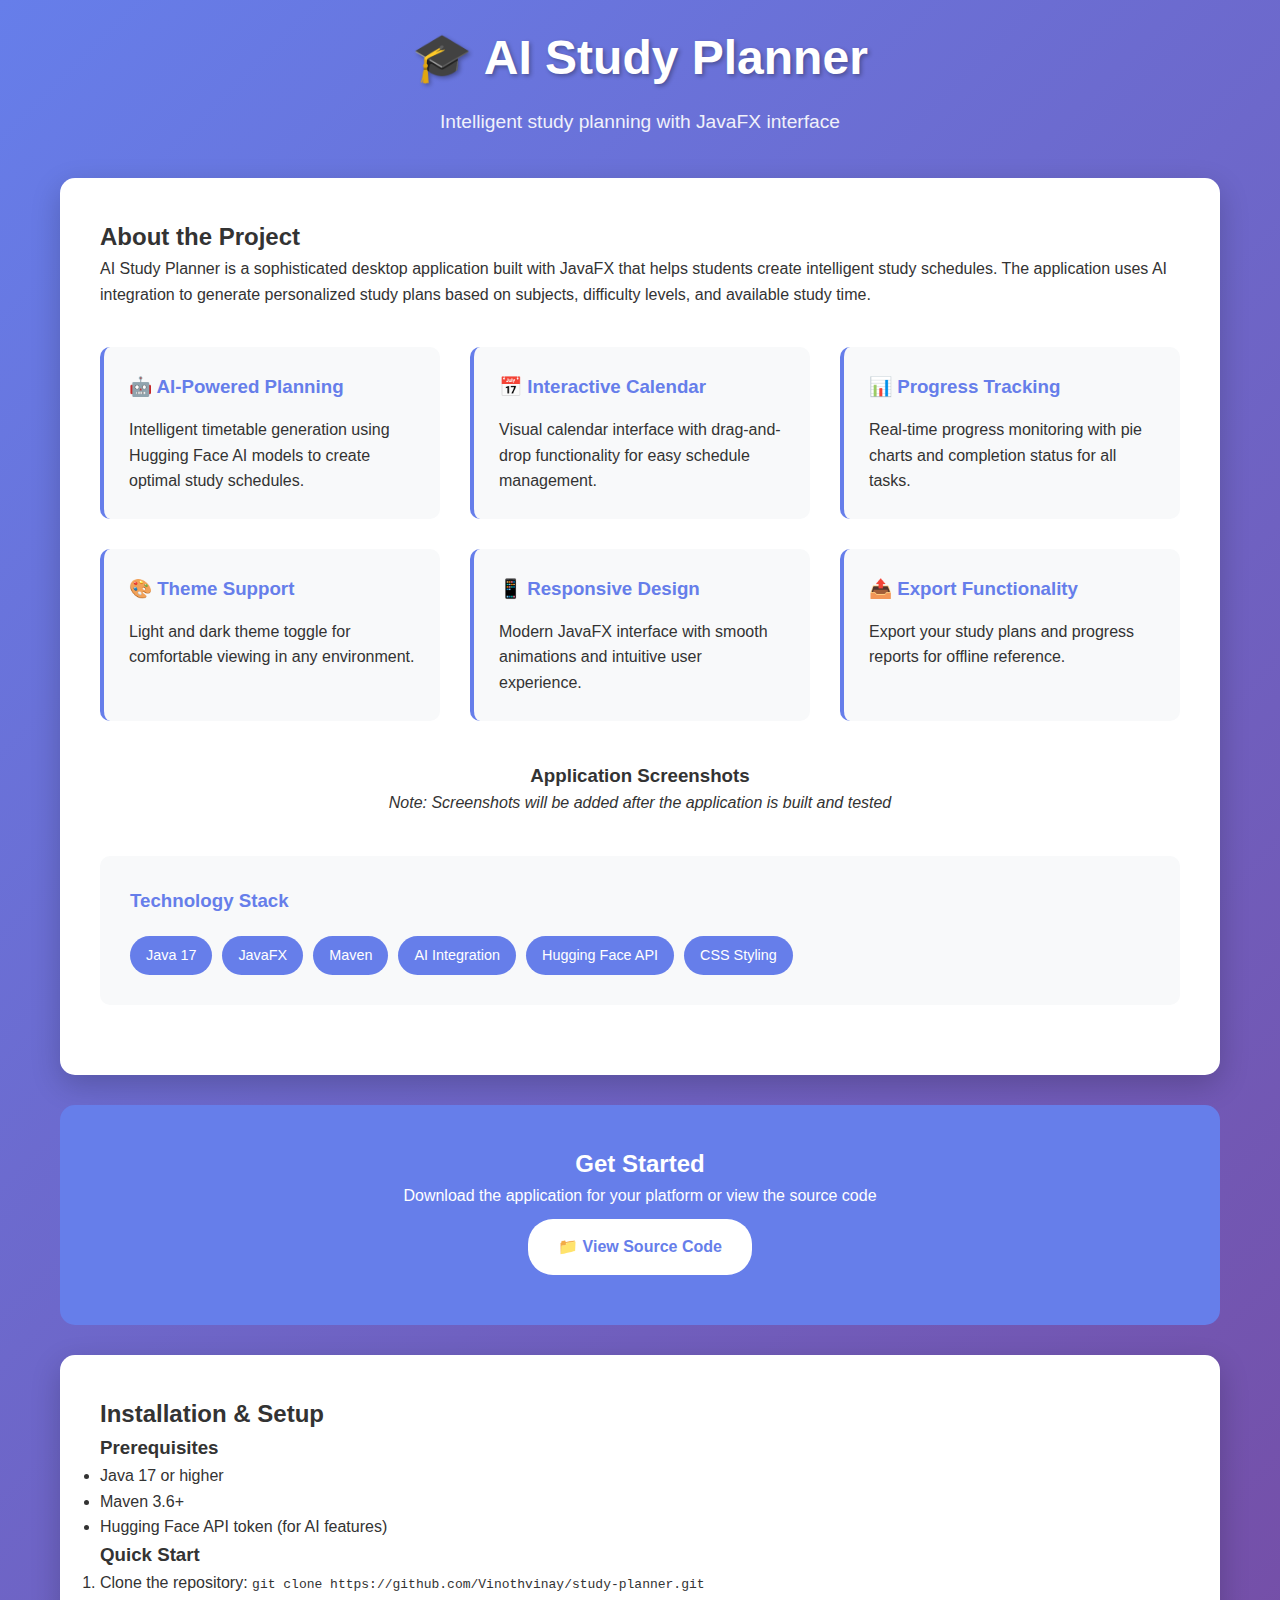
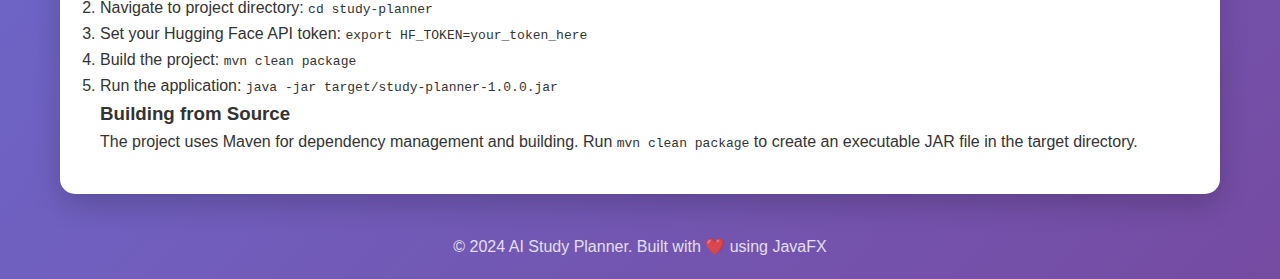
<file: docs/index.html>
<!DOCTYPE html>
<html lang="en">
<head>
    <meta charset="UTF-8">
    <meta name="viewport" content="width=device-width, initial-scale=1.0">
    <title>AI Study Planner - JavaFX Application</title>
    <style>
        * {
            margin: 0;
            padding: 0;
            box-sizing: border-box;
        }
        
        body {
            font-family: 'Segoe UI', Tahoma, Geneva, Verdana, sans-serif;
            line-height: 1.6;
            color: #333;
            background: linear-gradient(135deg, #667eea 0%, #764ba2 100%);
            min-height: 100vh;
        }
        
        .container {
            max-width: 1200px;
            margin: 0 auto;
            padding: 20px;
        }
        
        .header {
            text-align: center;
            color: white;
            margin-bottom: 40px;
        }
        
        .header h1 {
            font-size: 3rem;
            margin-bottom: 10px;
            text-shadow: 2px 2px 4px rgba(0,0,0,0.3);
        }
        
        .header p {
            font-size: 1.2rem;
            opacity: 0.9;
        }
        
        .main-content {
            background: white;
            border-radius: 15px;
            padding: 40px;
            box-shadow: 0 10px 30px rgba(0,0,0,0.2);
            margin-bottom: 30px;
        }
        
        .features {
            display: grid;
            grid-template-columns: repeat(auto-fit, minmax(300px, 1fr));
            gap: 30px;
            margin: 40px 0;
        }
        
        .feature-card {
            background: #f8f9fa;
            padding: 25px;
            border-radius: 10px;
            border-left: 4px solid #667eea;
            transition: transform 0.3s ease;
        }
        
        .feature-card:hover {
            transform: translateY(-5px);
        }
        
        .feature-card h3 {
            color: #667eea;
            margin-bottom: 15px;
        }
        
        .screenshots {
            text-align: center;
            margin: 40px 0;
        }
        
        .screenshots img {
            max-width: 100%;
            height: auto;
            border-radius: 10px;
            box-shadow: 0 5px 15px rgba(0,0,0,0.2);
            margin: 10px;
        }
        
        .download-section {
            background: #667eea;
            color: white;
            padding: 40px;
            border-radius: 15px;
            text-align: center;
            margin: 30px 0;
        }
        
        .download-btn {
            display: inline-block;
            background: white;
            color: #667eea;
            padding: 15px 30px;
            text-decoration: none;
            border-radius: 25px;
            font-weight: bold;
            margin: 10px;
            transition: all 0.3s ease;
        }
        
        .download-btn:hover {
            transform: scale(1.05);
            box-shadow: 0 5px 15px rgba(0,0,0,0.2);
        }
        
        .tech-stack {
            background: #f8f9fa;
            padding: 30px;
            border-radius: 10px;
            margin: 30px 0;
        }
        
        .tech-stack h3 {
            color: #667eea;
            margin-bottom: 20px;
        }
        
        .tech-tags {
            display: flex;
            flex-wrap: wrap;
            gap: 10px;
        }
        
        .tech-tag {
            background: #667eea;
            color: white;
            padding: 8px 16px;
            border-radius: 20px;
            font-size: 0.9rem;
        }
        
        .footer {
            text-align: center;
            color: white;
            margin-top: 40px;
            opacity: 0.8;
        }
        
        @media (max-width: 768px) {
            .header h1 {
                font-size: 2rem;
            }
            
            .main-content {
                padding: 20px;
            }
            
            .features {
                grid-template-columns: 1fr;
            }
        }
    </style>
</head>
<body>
    <div class="container">
        <div class="header">
            <h1>🎓 AI Study Planner</h1>
            <p>Intelligent study planning with JavaFX interface</p>
        </div>
        
        <div class="main-content">
            <h2>About the Project</h2>
            <p>
                AI Study Planner is a sophisticated desktop application built with JavaFX that helps students 
                create intelligent study schedules. The application uses AI integration to generate personalized 
                study plans based on subjects, difficulty levels, and available study time.
            </p>
            
            <div class="features">
                <div class="feature-card">
                    <h3>🤖 AI-Powered Planning</h3>
                    <p>Intelligent timetable generation using Hugging Face AI models to create optimal study schedules.</p>
                </div>
                
                <div class="feature-card">
                    <h3>📅 Interactive Calendar</h3>
                    <p>Visual calendar interface with drag-and-drop functionality for easy schedule management.</p>
                </div>
                
                <div class="feature-card">
                    <h3>📊 Progress Tracking</h3>
                    <p>Real-time progress monitoring with pie charts and completion status for all tasks.</p>
                </div>
                
                <div class="feature-card">
                    <h3>🎨 Theme Support</h3>
                    <p>Light and dark theme toggle for comfortable viewing in any environment.</p>
                </div>
                
                <div class="feature-card">
                    <h3>📱 Responsive Design</h3>
                    <p>Modern JavaFX interface with smooth animations and intuitive user experience.</p>
                </div>
                
                <div class="feature-card">
                    <h3>📤 Export Functionality</h3>
                    <p>Export your study plans and progress reports for offline reference.</p>
                </div>
            </div>
            
            <div class="screenshots">
                <h3>Application Screenshots</h3>
                <p><em>Note: Screenshots will be added after the application is built and tested</em></p>
            </div>
            
            <div class="tech-stack">
                <h3>Technology Stack</h3>
                <div class="tech-tags">
                    <span class="tech-tag">Java 17</span>
                    <span class="tech-tag">JavaFX</span>
                    <span class="tech-tag">Maven</span>
                    <span class="tech-tag">AI Integration</span>
                    <span class="tech-tag">Hugging Face API</span>
                    <span class="tech-tag">CSS Styling</span>
                </div>
            </div>
        </div>
        
        <div class="download-section">
            <h2>Get Started</h2>
            <p>Download the application for your platform or view the source code</p>
            <a href="https://github.com/Vinothvinay/Ai-Study-planner" class="download-btn">📁 View Source Code</a>
        </div>
        
        <div class="main-content">
            <h2>Installation & Setup</h2>
            <h3>Prerequisites</h3>
            <ul>
                <li>Java 17 or higher</li>
                <li>Maven 3.6+</li>
                <li>Hugging Face API token (for AI features)</li>
            </ul>
            
            <h3>Quick Start</h3>
            <ol>
                <li>Clone the repository: <code>git clone https://github.com/Vinothvinay/study-planner.git</code></li>
                <li>Navigate to project directory: <code>cd study-planner</code></li>
                <li>Set your Hugging Face API token: <code>export HF_TOKEN=your_token_here</code></li>
                <li>Build the project: <code>mvn clean package</code></li>
                <li>Run the application: <code>java -jar target/study-planner-1.0.0.jar</code></li>
            </ol>
            
            <h3>Building from Source</h3>
            <p>
                The project uses Maven for dependency management and building. Run <code>mvn clean package</code> 
                to create an executable JAR file in the target directory.
            </p>
        </div>
        
        <div class="footer">
            <p>&copy; 2024 AI Study Planner. Built with ❤️ using JavaFX</p>
        </div>
    </div>
</body>
</html>
</file>
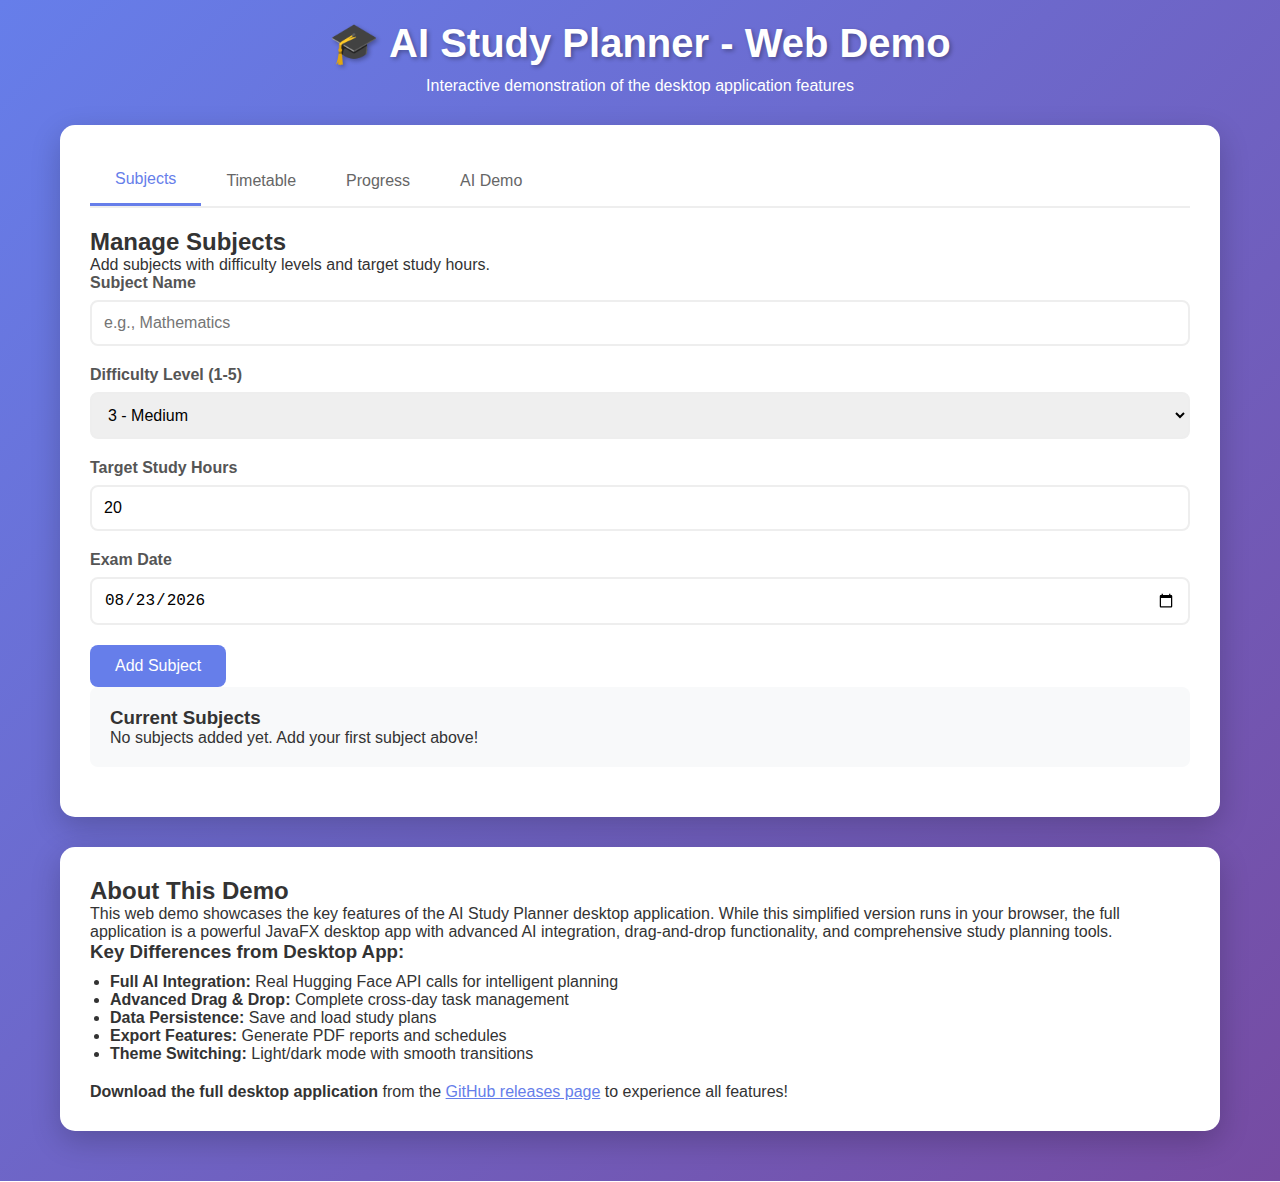
<file: docs/demo.html>
<!DOCTYPE html>
<html lang="en">
<head>
    <meta charset="UTF-8">
    <meta name="viewport" content="width=device-width, initial-scale=1.0">
    <title>AI Study Planner - Web Demo</title>
    <style>
        * {
            margin: 0;
            padding: 0;
            box-sizing: border-box;
        }
        
        body {
            font-family: 'Segoe UI', Tahoma, Geneva, Verdana, sans-serif;
            background: linear-gradient(135deg, #667eea 0%, #764ba2 100%);
            min-height: 100vh;
            color: #333;
        }
        
        .container {
            max-width: 1200px;
            margin: 0 auto;
            padding: 20px;
        }
        
        .header {
            text-align: center;
            color: white;
            margin-bottom: 30px;
        }
        
        .header h1 {
            font-size: 2.5rem;
            margin-bottom: 10px;
            text-shadow: 2px 2px 4px rgba(0,0,0,0.3);
        }
        
        .demo-container {
            background: white;
            border-radius: 15px;
            padding: 30px;
            box-shadow: 0 10px 30px rgba(0,0,0,0.2);
            margin-bottom: 30px;
        }
        
        .demo-tabs {
            display: flex;
            border-bottom: 2px solid #eee;
            margin-bottom: 20px;
        }
        
        .demo-tab {
            padding: 15px 25px;
            cursor: pointer;
            border: none;
            background: none;
            font-size: 16px;
            color: #666;
            transition: all 0.3s ease;
        }
        
        .demo-tab.active {
            color: #667eea;
            border-bottom: 3px solid #667eea;
        }
        
        .demo-content {
            display: none;
        }
        
        .demo-content.active {
            display: block;
        }
        
        .form-group {
            margin-bottom: 20px;
        }
        
        .form-group label {
            display: block;
            margin-bottom: 8px;
            font-weight: 600;
            color: #555;
        }
        
        .form-group input, .form-group select {
            width: 100%;
            padding: 12px;
            border: 2px solid #eee;
            border-radius: 8px;
            font-size: 16px;
            transition: border-color 0.3s ease;
        }
        
        .form-group input:focus, .form-group select:focus {
            outline: none;
            border-color: #667eea;
        }
        
        .btn {
            background: #667eea;
            color: white;
            padding: 12px 25px;
            border: none;
            border-radius: 8px;
            font-size: 16px;
            cursor: pointer;
            transition: all 0.3s ease;
            margin-right: 10px;
        }
        
        .btn:hover {
            background: #5a6fd8;
            transform: translateY(-2px);
        }
        
        .btn.secondary {
            background: #6c757d;
        }
        
        .btn.secondary:hover {
            background: #5a6268;
        }
        
        .subjects-list {
            background: #f8f9fa;
            border-radius: 8px;
            padding: 20px;
            margin-bottom: 20px;
        }
        
        .subject-item {
            background: white;
            padding: 15px;
            border-radius: 8px;
            margin-bottom: 10px;
            border-left: 4px solid #667eea;
            display: flex;
            justify-content: space-between;
            align-items: center;
        }
        
        .subject-info h4 {
            color: #667eea;
            margin-bottom: 5px;
        }
        
        .subject-info p {
            color: #666;
            font-size: 14px;
        }
        
        .remove-btn {
            background: #dc3545;
            color: white;
            border: none;
            padding: 8px 15px;
            border-radius: 5px;
            cursor: pointer;
            font-size: 14px;
        }
        
        .remove-btn:hover {
            background: #c82333;
        }
        
        .timetable-grid {
            display: grid;
            grid-template-columns: repeat(7, 1fr);
            gap: 15px;
            margin-top: 20px;
        }
        
        .day-column {
            background: #f8f9fa;
            border-radius: 8px;
            padding: 15px;
            min-height: 200px;
        }
        
        .day-header {
            text-align: center;
            font-weight: 600;
            color: #667eea;
            margin-bottom: 15px;
            padding-bottom: 10px;
            border-bottom: 2px solid #eee;
        }
        
        .task-item {
            background: white;
            padding: 10px;
            border-radius: 6px;
            margin-bottom: 8px;
            border-left: 3px solid #28a745;
            cursor: move;
            font-size: 14px;
        }
        
        .task-item.done {
            opacity: 0.6;
            border-left-color: #6c757d;
        }
        
        .progress-section {
            text-align: center;
            margin: 30px 0;
        }
        
        .progress-circle {
            width: 200px;
            height: 200px;
            border-radius: 50%;
            background: conic-gradient(#28a745 0deg, #28a745 0deg, #e9ecef 0deg);
            margin: 0 auto 20px;
            display: flex;
            align-items: center;
            justify-content: center;
            position: relative;
        }
        
        .progress-circle::before {
            content: '';
            width: 150px;
            height: 150px;
            background: white;
            border-radius: 50%;
        }
        
        .progress-text {
            position: absolute;
            font-size: 24px;
            font-weight: bold;
            color: #333;
        }
        
        .note {
            background: #fff3cd;
            border: 1px solid #ffeaa7;
            color: #856404;
            padding: 15px;
            border-radius: 8px;
            margin: 20px 0;
        }
        
        .note h4 {
            margin-bottom: 10px;
        }
        
        @media (max-width: 768px) {
            .timetable-grid {
                grid-template-columns: 1fr;
            }
            
            .demo-tabs {
                flex-direction: column;
            }
            
            .demo-tab {
                text-align: left;
            }
        }
    </style>
</head>
<body>
    <div class="container">
        <div class="header">
            <h1>🎓 AI Study Planner - Web Demo</h1>
            <p>Interactive demonstration of the desktop application features</p>
        </div>
        
        <div class="demo-container">
            <div class="demo-tabs">
                <button class="demo-tab active" onclick="showTab('subjects')">Subjects</button>
                <button class="demo-tab" onclick="showTab('timetable')">Timetable</button>
                <button class="demo-tab" onclick="showTab('progress')">Progress</button>
                <button class="demo-tab" onclick="showTab('ai-demo')">AI Demo</button>
            </div>
            
            <!-- Subjects Tab -->
            <div id="subjects" class="demo-content active">
                <h2>Manage Subjects</h2>
                <p>Add subjects with difficulty levels and target study hours.</p>
                
                <form id="subjectForm">
                    <div class="form-group">
                        <label for="subjectName">Subject Name</label>
                        <input type="text" id="subjectName" placeholder="e.g., Mathematics" required>
                    </div>
                    
                    <div class="form-group">
                        <label for="difficulty">Difficulty Level (1-5)</label>
                        <select id="difficulty" required>
                            <option value="1">1 - Very Easy</option>
                            <option value="2">2 - Easy</option>
                            <option value="3" selected>3 - Medium</option>
                            <option value="4">4 - Hard</option>
                            <option value="5">5 - Very Hard</option>
                        </select>
                    </div>
                    
                    <div class="form-group">
                        <label for="targetHours">Target Study Hours</label>
                        <input type="number" id="targetHours" min="1" max="200" step="0.5" value="20" required>
                    </div>
                    
                    <div class="form-group">
                        <label for="examDate">Exam Date</label>
                        <input type="date" id="examDate" required>
                    </div>
                    
                    <button type="submit" class="btn">Add Subject</button>
                </form>
                
                <div class="subjects-list" id="subjectsList">
                    <h3>Current Subjects</h3>
                    <p>No subjects added yet. Add your first subject above!</p>
                </div>
            </div>
            
            <!-- Timetable Tab -->
            <div id="timetable" class="demo-content">
                <h2>Weekly Timetable</h2>
                <p>Drag and drop tasks between days. This is a simplified demo of the drag-and-drop functionality.</p>
                
                <div class="timetable-grid" id="timetableGrid">
                    <div class="day-column">
                        <div class="day-header">Monday</div>
                        <div class="task-item" draggable="true">Math - Calculus (2h)</div>
                        <div class="task-item" draggable="true">Physics - Mechanics (1.5h)</div>
                    </div>
                    <div class="day-column">
                        <div class="day-header">Tuesday</div>
                        <div class="task-item" draggable="true">Chemistry - Organic (2h)</div>
                    </div>
                    <div class="day-column">
                        <div class="day-header">Wednesday</div>
                        <div class="task-item" draggable="true">Biology - Cell Biology (1h)</div>
                    </div>
                    <div class="day-column">
                        <div class="day-header">Thursday</div>
                        <div class="task-item" draggable="true">English - Literature (1h)</div>
                    </div>
                    <div class="day-column">
                        <div class="day-header">Friday</div>
                        <div class="task-item" draggable="true">History - World War II (1.5h)</div>
                    </div>
                    <div class="day-column">
                        <div class="day-header">Saturday</div>
                        <div class="task-item" draggable="true">Review Week (2h)</div>
                    </div>
                    <div class="day-column">
                        <div class="day-header">Sunday</div>
                        <div class="task-item" draggable="true">Rest Day</div>
                    </div>
                </div>
            </div>
            
            <!-- Progress Tab -->
            <div id="progress" class="demo-content">
                <h2>Study Progress</h2>
                <p>Track your completion rate and study statistics.</p>
                
                <div class="progress-section">
                    <div class="progress-circle" id="progressCircle">
                        <div class="progress-text" id="progressText">75%</div>
                    </div>
                    <h3>Overall Completion</h3>
                    <p>You're making great progress! Keep up the good work.</p>
                </div>
                
                <div style="text-align: center;">
                    <button class="btn" onclick="updateProgress()">Update Progress</button>
                    <button class="btn secondary" onclick="resetProgress()">Reset Progress</button>
                </div>
            </div>
            
            <!-- AI Demo Tab -->
            <div id="ai-demo" class="demo-content">
                <h2>AI Timetable Generation</h2>
                <p>Experience how the AI generates personalized study schedules.</p>
                
                <div class="note">
                    <h4>⚠️ Demo Mode</h4>
                    <p>This is a simulation of the AI generation process. In the actual desktop application, 
                    this would connect to Hugging Face AI models to create real study plans.</p>
                </div>
                
                <div class="form-group">
                    <label for="dailyHours">Daily Study Hours</label>
                    <input type="number" id="dailyHours" min="1" max="16" step="0.5" value="3" required>
                </div>
                
                <button class="btn" onclick="generateAIDemo()">Generate AI Timetable</button>
                
                <div id="aiResult" style="margin-top: 20px;"></div>
            </div>
        </div>
        
        <div class="demo-container">
            <h2>About This Demo</h2>
            <p>
                This web demo showcases the key features of the AI Study Planner desktop application. 
                While this simplified version runs in your browser, the full application is a powerful 
                JavaFX desktop app with advanced AI integration, drag-and-drop functionality, and 
                comprehensive study planning tools.
            </p>
            
            <h3>Key Differences from Desktop App:</h3>
            <ul style="margin-left: 20px; margin-top: 10px;">
                <li><strong>Full AI Integration:</strong> Real Hugging Face API calls for intelligent planning</li>
                <li><strong>Advanced Drag & Drop:</strong> Complete cross-day task management</li>
                <li><strong>Data Persistence:</strong> Save and load study plans</li>
                <li><strong>Export Features:</strong> Generate PDF reports and schedules</li>
                <li><strong>Theme Switching:</strong> Light/dark mode with smooth transitions</li>
            </ul>
            
            <p style="margin-top: 20px;">
                <strong>Download the full desktop application</strong> from the 
                <a href="https://github.com/Vinothvinay/study-planner/releases" style="color: #667eea;">GitHub releases page</a> 
                to experience all features!
            </p>
        </div>
    </div>

    <script>
        let subjects = [];
        let progress = 75;
        
        // Tab switching
        function showTab(tabName) {
            // Hide all tabs
            document.querySelectorAll('.demo-content').forEach(tab => {
                tab.classList.remove('active');
            });
            document.querySelectorAll('.demo-tab').forEach(tab => {
                tab.classList.remove('active');
            });
            
            // Show selected tab
            document.getElementById(tabName).classList.add('active');
            event.target.classList.add('active');
        }
        
        // Subject management
        document.getElementById('subjectForm').addEventListener('submit', function(e) {
            e.preventDefault();
            
            const subject = {
                name: document.getElementById('subjectName').value,
                difficulty: document.getElementById('difficulty').value,
                targetHours: document.getElementById('targetHours').value,
                examDate: document.getElementById('examDate').value
            };
            
            subjects.push(subject);
            updateSubjectsList();
            document.getElementById('subjectForm').reset();
        });
        
        function updateSubjectsList() {
            const container = document.getElementById('subjectsList');
            
            if (subjects.length === 0) {
                container.innerHTML = '<h3>Current Subjects</h3><p>No subjects added yet. Add your first subject above!</p>';
                return;
            }
            
            let html = '<h3>Current Subjects</h3>';
            subjects.forEach((subject, index) => {
                html += `
                    <div class="subject-item">
                        <div class="subject-info">
                            <h4>${subject.name}</h4>
                            <p>Difficulty: ${subject.difficulty}/5 | Target: ${subject.targetHours}h | Exam: ${subject.examDate}</p>
                        </div>
                        <button class="remove-btn" onclick="removeSubject(${index})">Remove</button>
                    </div>
                `;
            });
            
            container.innerHTML = html;
        }
        
        function removeSubject(index) {
            subjects.splice(index, 1);
            updateSubjectsList();
        }
        
        // Progress management
        function updateProgress() {
            progress = Math.floor(Math.random() * 100);
            updateProgressDisplay();
        }
        
        function resetProgress() {
            progress = 0;
            updateProgressDisplay();
        }
        
        function updateProgressDisplay() {
            const circle = document.getElementById('progressCircle');
            const text = document.getElementById('progressText');
            
            circle.style.background = `conic-gradient(#28a745 0deg, #28a745 ${progress * 3.6}deg, #e9ecef ${progress * 3.6}deg)`;
            text.textContent = `${progress}%`;
        }
        
        // AI Demo
        function generateAIDemo() {
            const dailyHours = document.getElementById('dailyHours').value;
            const resultDiv = document.getElementById('aiResult');
            
            resultDiv.innerHTML = '<div style="text-align: center; padding: 20px;"><div style="display: inline-block; width: 40px; height: 40px; border: 4px solid #f3f3f3; border-top: 4px solid #667eea; border-radius: 50%; animation: spin 1s linear infinite;"></div><p>AI is thinking...</p></div>';
            
            setTimeout(() => {
                const subjects = ['Mathematics', 'Physics', 'Chemistry', 'Biology', 'English', 'History'];
                const tasks = [];
                
                for (let i = 0; i < 7; i++) {
                    const dayTasks = [];
                    let remainingHours = parseFloat(dailyHours);
                    
                    while (remainingHours > 0) {
                        const subject = subjects[Math.floor(Math.random() * subjects.length)];
                        const hours = Math.min(remainingHours, Math.random() * 2 + 0.5);
                        dayTasks.push(`${subject} (${hours.toFixed(1)}h)`);
                        remainingHours -= hours;
                    }
                    
                    tasks.push(dayTasks);
                }
                
                const days = ['Monday', 'Tuesday', 'Wednesday', 'Thursday', 'Friday', 'Saturday', 'Sunday'];
                let html = '<h3>AI Generated Timetable</h3><div style="background: #f8f9fa; padding: 20px; border-radius: 8px;">';
                
                days.forEach((day, index) => {
                    html += `<h4>${day}</h4><ul>`;
                    tasks[index].forEach(task => {
                        html += `<li>${task}</li>`;
                    });
                    html += '</ul>';
                });
                
                html += '</div>';
                resultDiv.innerHTML = html;
            }, 2000);
        }
        
        // Drag and drop functionality
        document.addEventListener('DOMContentLoaded', function() {
            const taskItems = document.querySelectorAll('.task-item');
            const dayColumns = document.querySelectorAll('.day-column');
            
            taskItems.forEach(item => {
                item.addEventListener('dragstart', handleDragStart);
                item.addEventListener('dragend', handleDragEnd);
            });
            
            dayColumns.forEach(column => {
                column.addEventListener('dragover', handleDragOver);
                column.addEventListener('drop', handleDrop);
            });
        });
        
        function handleDragStart(e) {
            e.target.style.opacity = '0.4';
            e.dataTransfer.effectAllowed = 'move';
            e.dataTransfer.setData('text/html', e.target.outerHTML);
        }
        
        function handleDragEnd(e) {
            e.target.style.opacity = '1';
        }
        
        function handleDragOver(e) {
            e.preventDefault();
            e.dataTransfer.dropEffect = 'move';
        }
        
        function handleDrop(e) {
            e.preventDefault();
            const data = e.dataTransfer.getData('text/html');
            const targetColumn = e.currentTarget;
            
            if (targetColumn.querySelector('.day-header')) {
                targetColumn.insertAdjacentHTML('beforeend', data);
                
                // Remove the original item
                const originalItem = document.querySelector('.task-item[draggable="true"]');
                if (originalItem && originalItem !== targetColumn.querySelector('.task-item:last-child')) {
                    originalItem.remove();
                }
            }
        }
        
        // Add some CSS animation
        const style = document.createElement('style');
        style.textContent = `
            @keyframes spin {
                0% { transform: rotate(0deg); }
                100% { transform: rotate(360deg); }
            }
        `;
        document.head.appendChild(style);
        
        // Initialize with some sample data
        document.getElementById('examDate').value = new Date(Date.now() + 30 * 24 * 60 * 60 * 1000).toISOString().split('T')[0];
    </script>
</body>
</html>
</file>
